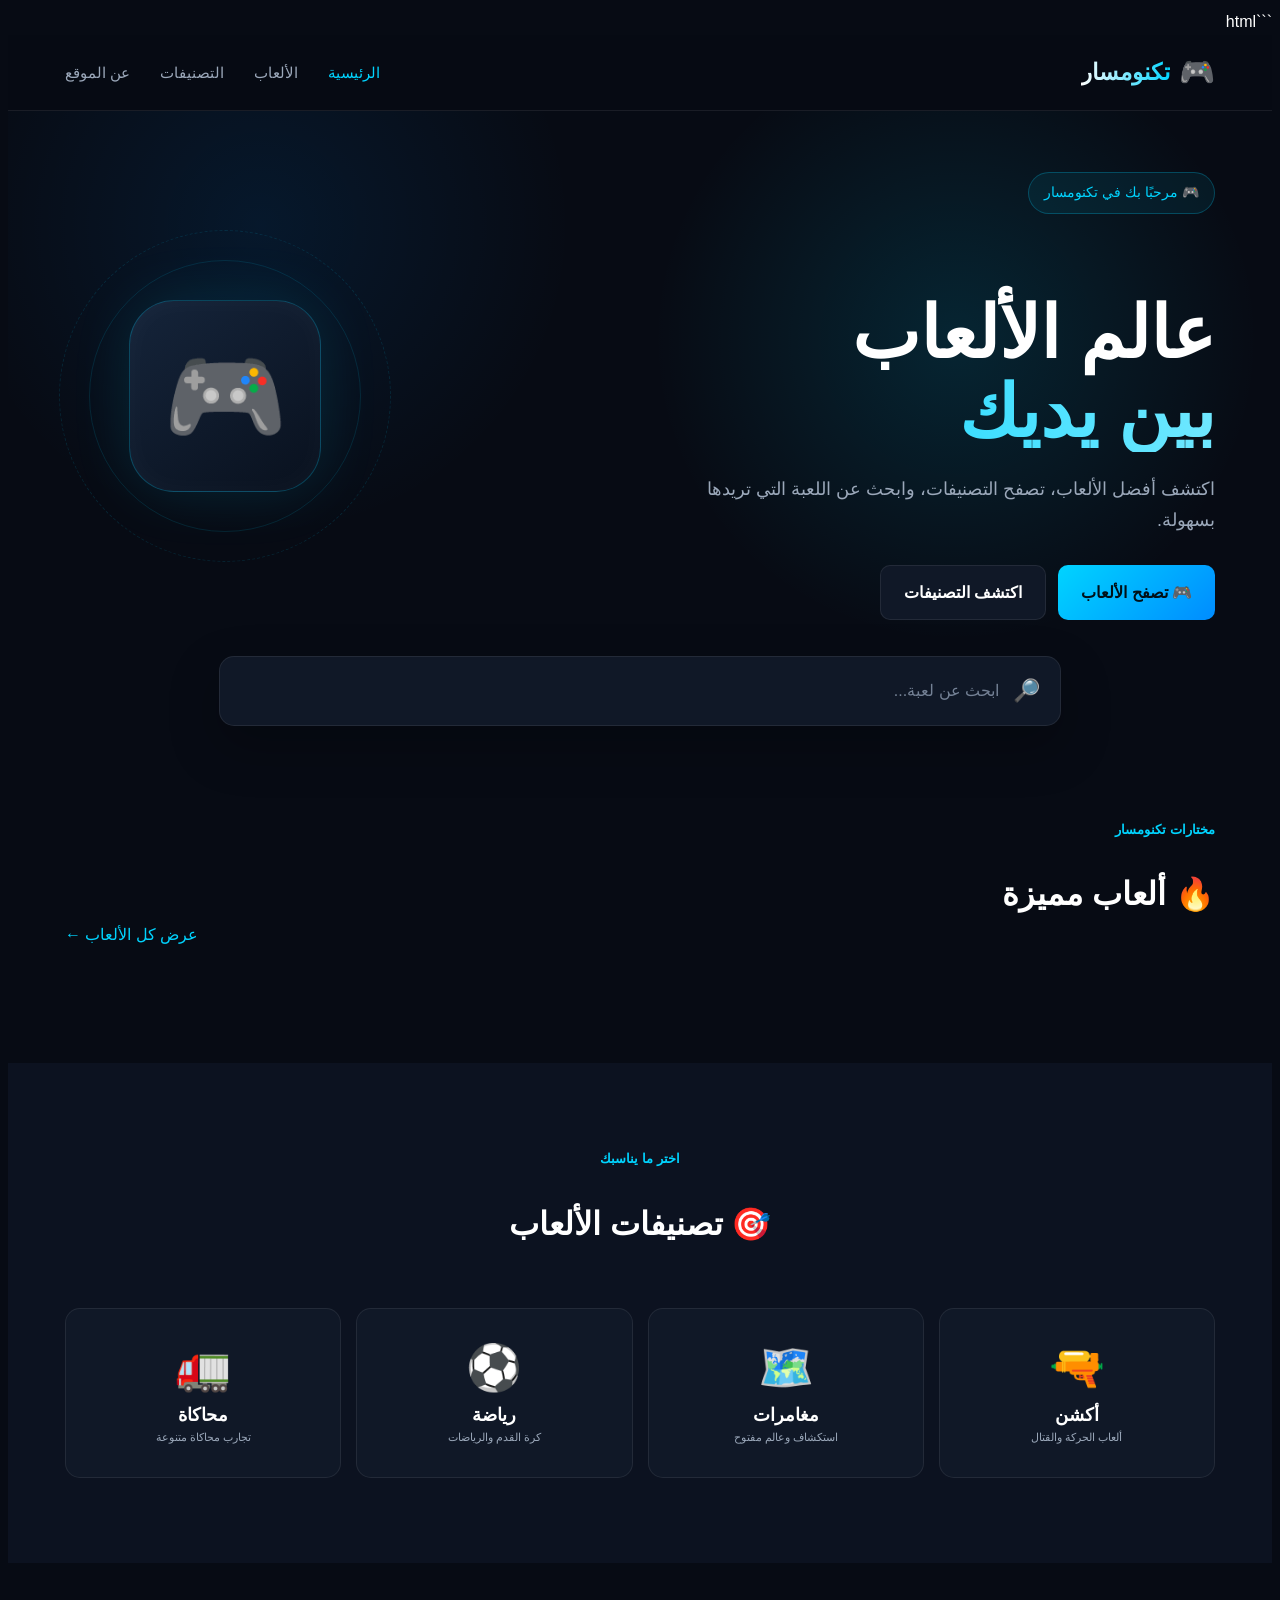
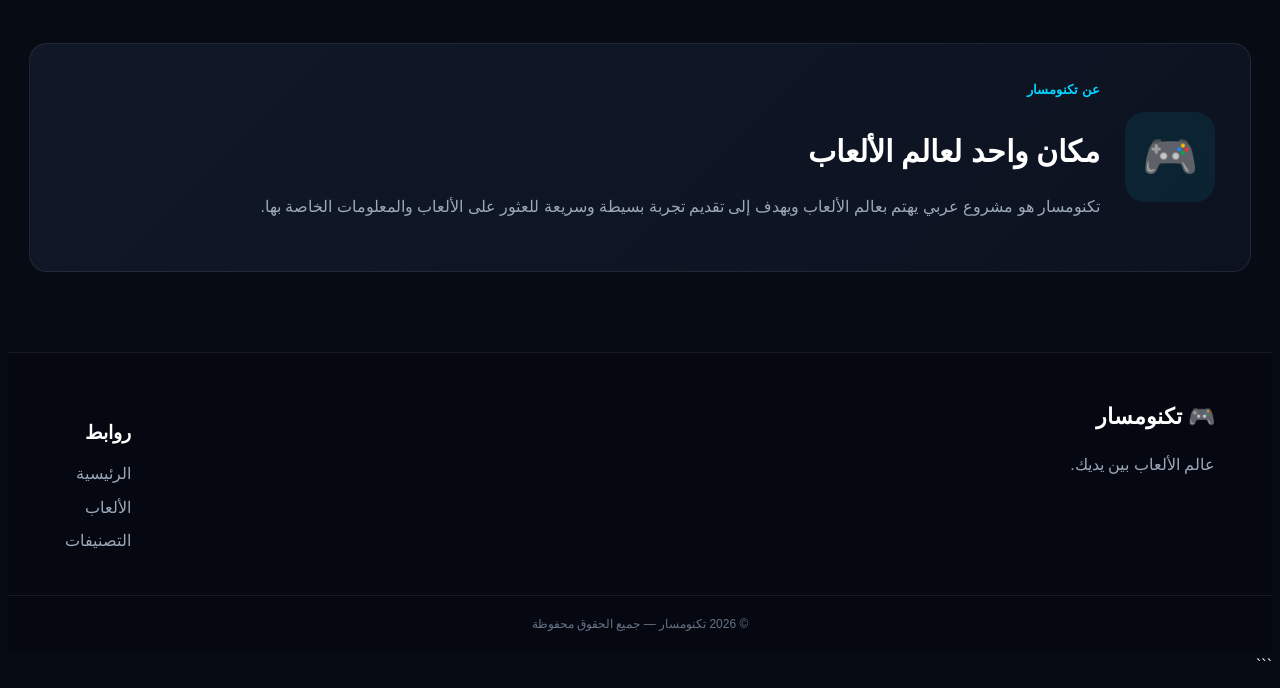
<file: index.html>
```html
<!DOCTYPE html>
<html lang="ar" dir="rtl">
<head>
    <meta charset="UTF-8">
    <meta name="viewport" content="width=device-width, initial-scale=1.0">

    <title>تكنومسار | عالم الألعاب</title>

    <meta name="description" content="تكنومسار - عالم الألعاب والتحميلات">

    <link rel="stylesheet" href="style.css">
</head>

<body>

    <!-- ================= HEADER ================= -->

    <header class="header">

        <div class="container nav">

            <a href="index.html" class="logo">
                <span class="logo-icon">🎮</span>
                <span>تكنومسار</span>
            </a>

            <nav class="menu">
                <a href="index.html" class="active">الرئيسية</a>
                <a href="games/games.html">الألعاب</a>
                <a href="#categories">التصنيفات</a>
                <a href="#about">عن الموقع</a>
            </nav>

            <button class="menu-btn" id="menuBtn">
                ☰
            </button>

        </div>

    </header>


    <!-- ================= HERO ================= -->

    <main>

        <section class="hero">

            <div class="container hero-content">

                <div class="hero-text">

                    <div class="badge">
                        🎮 مرحبًا بك في تكنومسار
                    </div>

                    <h1>
                        عالم الألعاب
                        <span>بين يديك</span>
                    </h1>

                    <p>
                        اكتشف أفضل الألعاب، تصفح التصنيفات،
                        وابحث عن اللعبة التي تريدها بسهولة.
                    </p>

                    <div class="hero-buttons">

                        <a href="games/games.html" class="primary-btn">
                            🎮 تصفح الألعاب
                        </a>

                        <a href="#categories" class="secondary-btn">
                            اكتشف التصنيفات
                        </a>

                    </div>

                </div>

                <div class="hero-game">

                    <div class="game-orbit orbit-1"></div>
                    <div class="game-orbit orbit-2"></div>

                    <div class="controller">
                        🎮
                    </div>

                </div>

            </div>

        </section>


        <!-- ================= SEARCH ================= -->

        <section class="search-section">

            <div class="container">

                <div class="search-box">

                    <span>🔎</span>

                    <input
                        type="text"
                        id="searchInput"
                        placeholder="ابحث عن لعبة..."
                        autocomplete="off"
                    >

                </div>

                <div id="searchResults" class="search-results"></div>

            </div>

        </section>


        <!-- ================= FEATURED ================= -->

        <section class="section">

            <div class="container">

                <div class="section-title">

                    <div>
                        <span class="small-title">مختارات تكنومسار</span>
                        <h2>🔥 ألعاب مميزة</h2>
                    </div>

                    <a href="games/games.html">
                        عرض كل الألعاب ←
                    </a>

                </div>

                <div id="featuredGames" class="games-grid"></div>

            </div>

        </section>


        <!-- ================= CATEGORIES ================= -->

        <section class="section categories-section" id="categories">

            <div class="container">

                <div class="section-title center">

                    <div>
                        <span class="small-title">اختر ما يناسبك</span>
                        <h2>🎯 تصنيفات الألعاب</h2>
                    </div>

                </div>

                <div class="categories-grid">

                    <button class="category-card" data-category="action">
                        <span>🔫</span>
                        <strong>أكشن</strong>
                        <small>ألعاب الحركة والقتال</small>
                    </button>

                    <button class="category-card" data-category="adventure">
                        <span>🗺️</span>
                        <strong>مغامرات</strong>
                        <small>استكشاف وعالم مفتوح</small>
                    </button>

                    <button class="category-card" data-category="sports">
                        <span>⚽</span>
                        <strong>رياضة</strong>
                        <small>كرة القدم والرياضات</small>
                    </button>

                    <button class="category-card" data-category="simulation">
                        <span>🚛</span>
                        <strong>محاكاة</strong>
                        <small>تجارب محاكاة متنوعة</small>
                    </button>

                </div>

            </div>

        </section>


        <!-- ================= ABOUT ================= -->

        <section class="about-section" id="about">

            <div class="container about-content">

                <div class="about-icon">
                    🎮
                </div>

                <div>

                    <span class="small-title">
                        عن تكنومسار
                    </span>

                    <h2>
                        مكان واحد لعالم الألعاب
                    </h2>

                    <p>
                        تكنومسار هو مشروع عربي يهتم بعالم الألعاب
                        ويهدف إلى تقديم تجربة بسيطة وسريعة للعثور
                        على الألعاب والمعلومات الخاصة بها.
                    </p>

                </div>

            </div>

        </section>

    </main>


    <!-- ================= FOOTER ================= -->

    <footer class="footer">

        <div class="container footer-content">

            <div>
                <div class="footer-logo">
                    🎮 تكنومسار
                </div>

                <p>
                    عالم الألعاب بين يديك.
                </p>
            </div>

            <div>
                <h3>روابط</h3>

                <a href="index.html">الرئيسية</a>
                <a href="games/games.html">الألعاب</a>
                <a href="#categories">التصنيفات</a>
            </div>

        </div>

        <div class="copyright">
            © 2026 تكنومسار — جميع الحقوق محفوظة
        </div>

    </footer>


    <script src="script.js"></script>

</body>
</html>
```
</file>
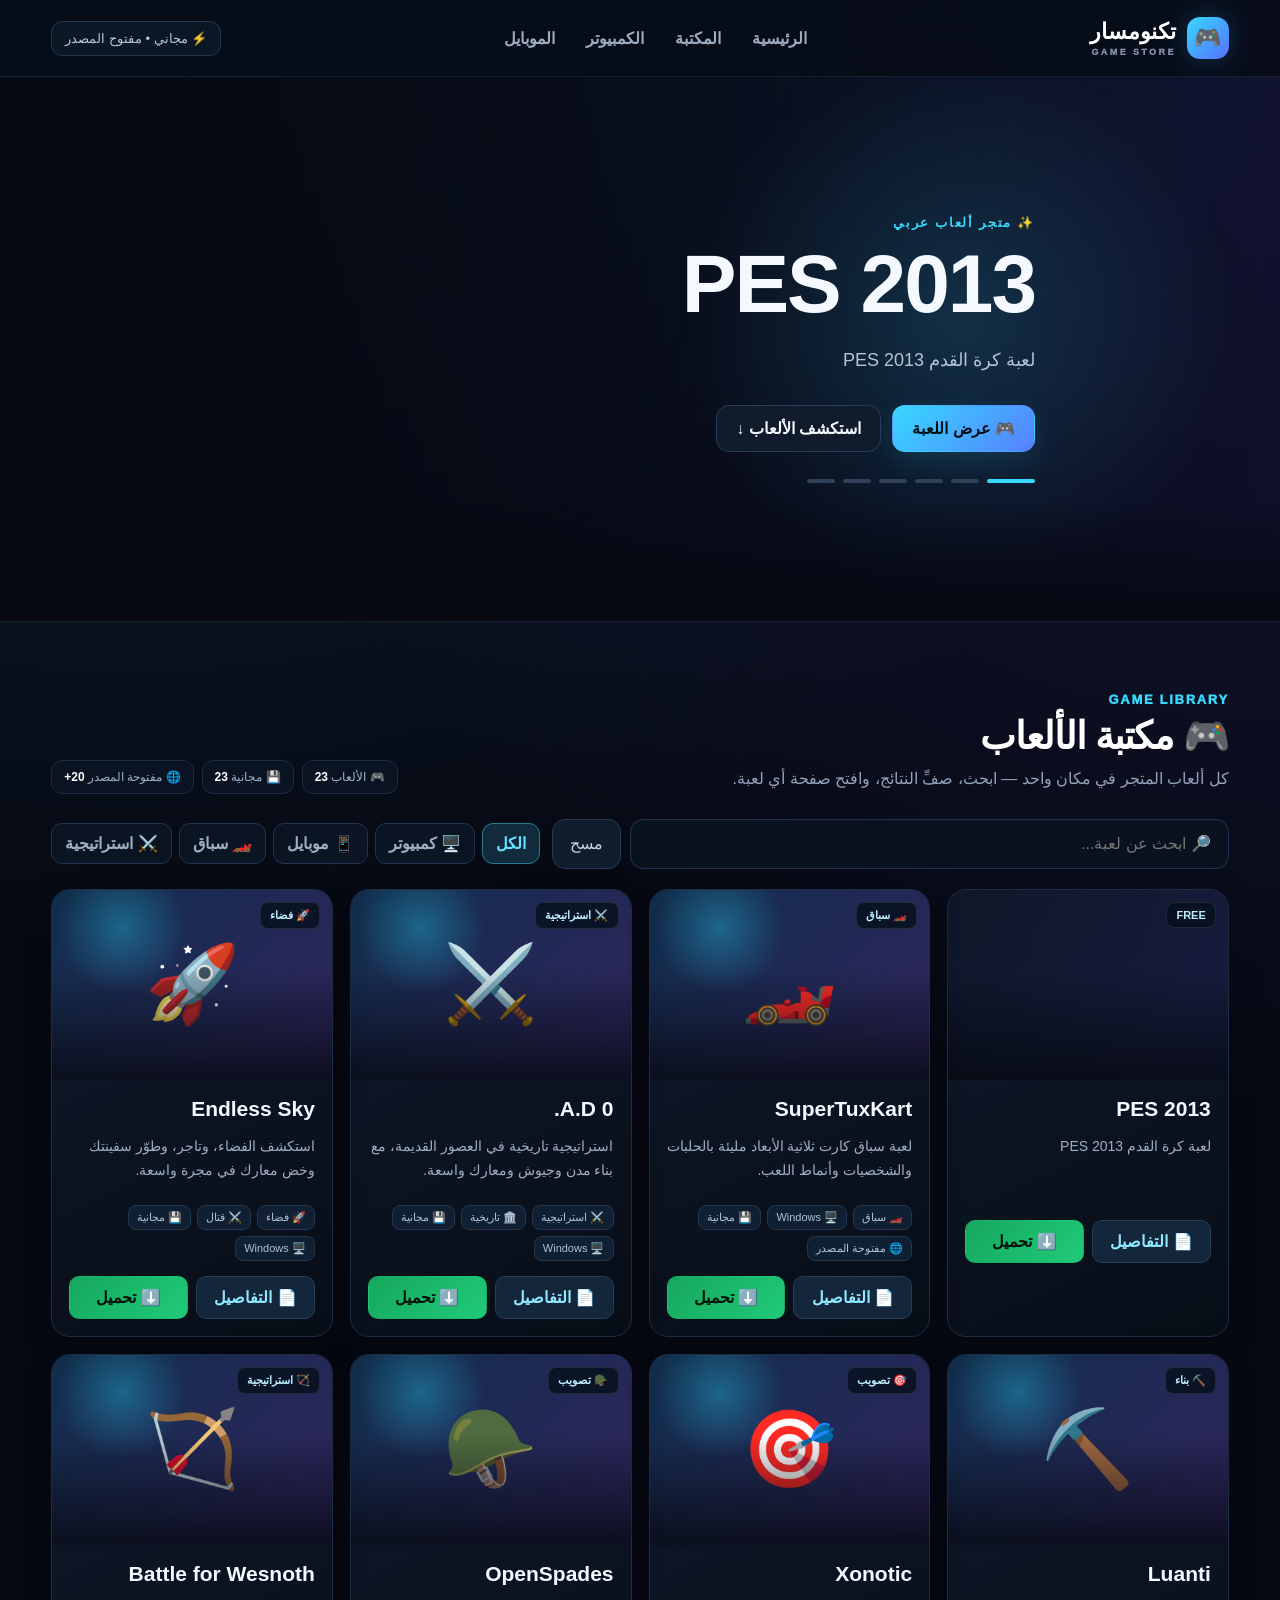
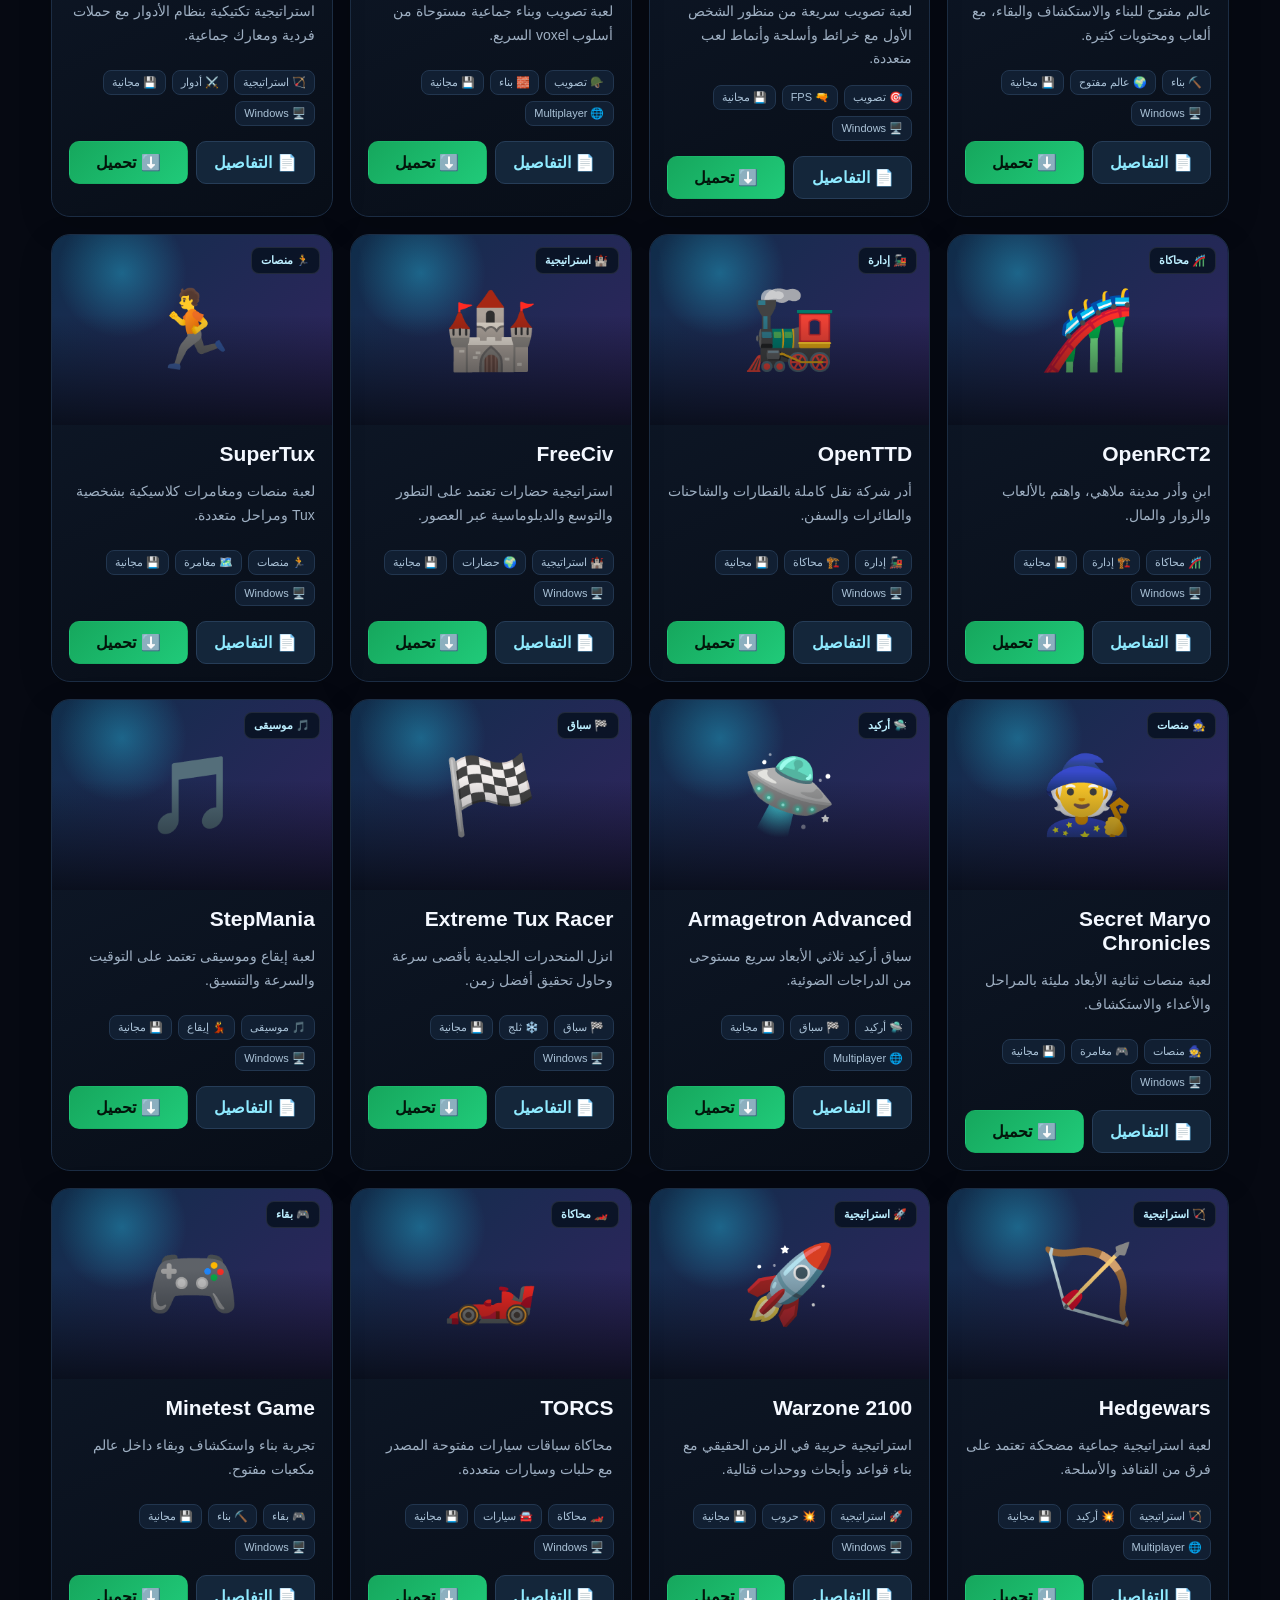
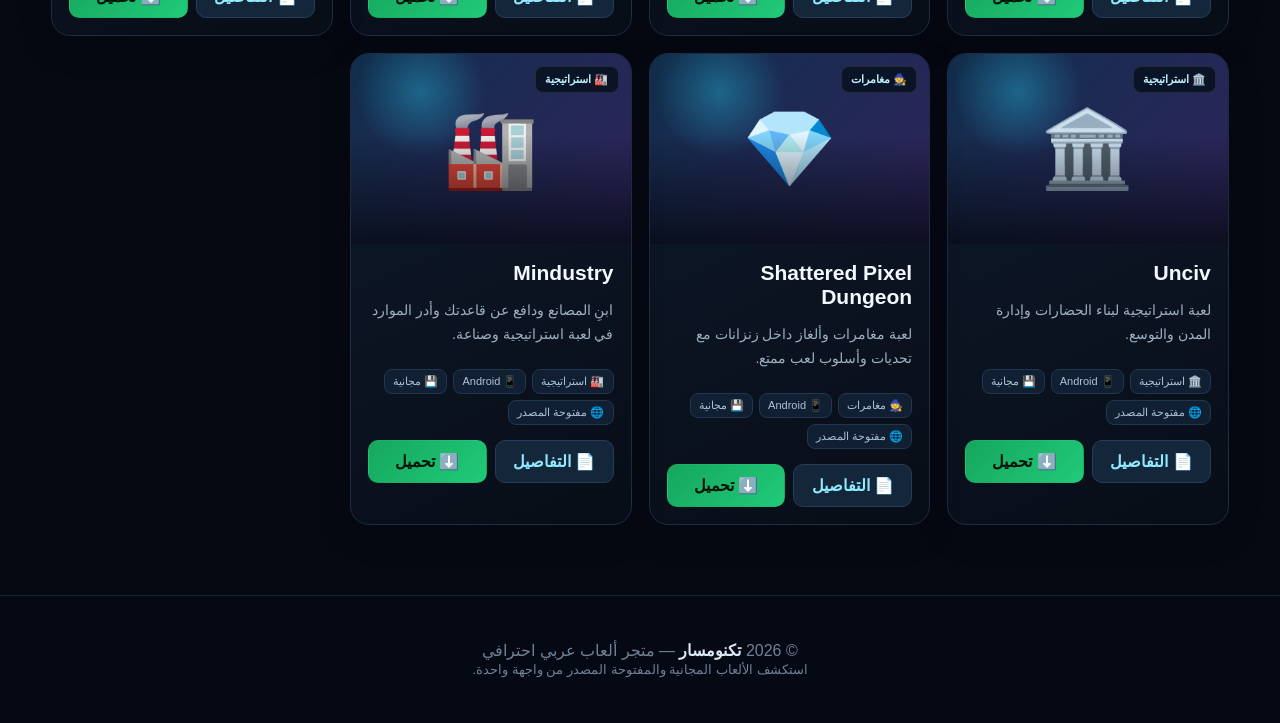
<file: technomasar-single-index-PES-fixed.html>
<!doctype html>
<html lang="ar" dir="rtl">
<head>
<meta charset="utf-8">
<meta name="viewport" content="width=device-width,initial-scale=1">
<title>تكنومسار | متجر الألعاب</title>
<meta name="description" content="تكنومسار — متجر ألعاب عربي بواجهة احترافية.">
<style>
:root{--bg:#060912;--panel:#0b1220;--panel2:#0e1829;--line:#1c2b42;--text:#f4f8ff;--muted:#91a2ba;--cyan:#38d8ff;--blue:#4f7cff;--green:#28d17c;--shadow:0 24px 70px rgba(0,0,0,.42)}
*{box-sizing:border-box}html{scroll-behavior:smooth}body{margin:0;background:radial-gradient(circle at 10% -10%,#102d46 0,transparent 30%),radial-gradient(circle at 100% 0,#17183b 0,transparent 27%),var(--bg);color:var(--text);font-family:"Segoe UI",Tahoma,Arial,sans-serif}body:before{content:"";position:fixed;inset:0;pointer-events:none;background-image:linear-gradient(rgba(255,255,255,.018) 1px,transparent 1px),linear-gradient(90deg,rgba(255,255,255,.018) 1px,transparent 1px);background-size:42px 42px;mask-image:linear-gradient(to bottom,#000,transparent 70%);z-index:-1}a{text-decoration:none;color:inherit}button,input{font:inherit}.wrap{width:min(1240px,92%);margin:auto}
header{position:sticky;top:0;z-index:100;background:rgba(5,9,17,.76);backdrop-filter:blur(22px);border-bottom:1px solid rgba(120,160,210,.12)}.nav{min-height:76px;display:flex;align-items:center;justify-content:space-between;gap:20px}.logo{display:flex;align-items:center;gap:11px;font-weight:1000;font-size:22px;color:#fff}.logo-mark{width:42px;height:42px;display:grid;place-items:center;border-radius:13px;background:linear-gradient(135deg,var(--cyan),#5571ff);box-shadow:0 0 30px #38d8ff35}.logo small{display:block;color:#7f91aa;font-size:9px;letter-spacing:2.4px;margin-top:2px}.links{display:flex;gap:5px;flex-wrap:wrap}.links a{padding:10px 13px;border-radius:10px;color:#9eacc0;font-weight:700}.links a:hover{background:#111d30;color:#fff}.nav-pill{border:1px solid #243751;background:#0c1726;padding:9px 13px;border-radius:11px;color:#b8c8db;font-size:13px}
.hero{position:relative;min-height:545px;display:flex;align-items:center;overflow:hidden;border-bottom:1px solid rgba(255,255,255,.06)}.hero-art{position:absolute;inset:-25px;background-size:cover;background-position:center;opacity:.32;filter:saturate(1.25);transition:.7s}.hero:before{content:"";position:absolute;inset:0;background:radial-gradient(circle at 75% 45%,rgba(56,216,255,.16),transparent 27%),linear-gradient(90deg,rgba(6,9,18,1) 0%,rgba(6,9,18,.82) 42%,rgba(6,9,18,.3) 100%);z-index:1}.hero:after{content:"";position:absolute;inset:0;background:linear-gradient(0deg,var(--bg),transparent 22%);z-index:1}.hero-content{position:relative;z-index:2;padding:75px 0;max-width:790px}.eyebrow{color:var(--cyan);font-size:13px;font-weight:1000;letter-spacing:1.7px;text-transform:uppercase}.hero h1{font-size:clamp(48px,7vw,82px);line-height:.98;letter-spacing:-2px;margin:14px 0 18px}.hero h1 span{color:var(--cyan)}.hero p{font-size:18px;color:#b5c3d6;line-height:1.95;max-width:690px}.hero-buttons{display:flex;gap:11px;flex-wrap:wrap;margin-top:27px}.btn{display:inline-flex;align-items:center;justify-content:center;padding:13px 19px;border-radius:13px;border:1px solid #293d5b;background:#101b2b;font-weight:900;transition:.2s}.btn.primary{background:linear-gradient(135deg,var(--cyan),#5680ff);color:#03111b;border-color:transparent;box-shadow:0 10px 30px #38d8ff20}.btn:hover{transform:translateY(-2px);filter:brightness(1.08)}.dots{display:flex;gap:8px;margin-top:27px}.dot{width:28px;height:4px;border:0;border-radius:20px;background:#304158;cursor:pointer;transition:.25s}.dot.active{width:48px;background:var(--cyan)}
.section{padding:70px 0}.head{margin-bottom:25px}.head-row{display:flex;justify-content:space-between;align-items:end;gap:20px}.head h2{font-size:38px;letter-spacing:-1px;margin:7px 0;color:#fff}.head p{color:var(--muted);margin:0;line-height:1.8}.library-stats{display:flex;gap:8px;flex-wrap:wrap}.stat{padding:9px 12px;border:1px solid var(--line);background:#0a1321;border-radius:11px;color:#9fb0c7;font-size:12px}.stat b{color:#fff}
.toolbar{display:flex;gap:12px;align-items:center;margin:25px 0 20px;flex-wrap:wrap}.search{display:flex;gap:9px;flex:1;min-width:260px}.search input{width:100%;padding:15px 17px;border-radius:13px;border:1px solid #223550;background:rgba(10,19,33,.9);color:#fff;outline:none;box-shadow:inset 0 1px #ffffff05}.search input:focus{border-color:#38d8ff77;box-shadow:0 0 0 4px #38d8ff0d}.search button{padding:0 17px;border-radius:13px;border:1px solid #263a55;background:#111d2d;color:#c6d2e0;cursor:pointer}.filters{display:flex;gap:7px;flex-wrap:wrap}.filter{padding:10px 13px;border-radius:11px;border:1px solid #223550;background:#0b1422;color:#9eafc3;cursor:pointer;font-weight:800}.filter.active,.filter:hover{background:#112b3d;color:#66e4ff;border-color:#2b7891}
.grid{display:grid;grid-template-columns:repeat(auto-fill,minmax(245px,1fr));gap:17px}.card{position:relative;background:linear-gradient(155deg,rgba(16,27,45,.96),rgba(8,14,24,.96));border:1px solid #1c2d44;border-radius:19px;overflow:hidden;transition:.28s;box-shadow:0 10px 35px #0002}.card:after{content:"";position:absolute;inset:0;pointer-events:none;background:linear-gradient(120deg,transparent 35%,#ffffff04,transparent 65%);transform:translateX(-100%);transition:.5s}.card:hover{transform:translateY(-7px);border-color:#2e8fa9;box-shadow:0 25px 55px #0007}.card:hover:after{transform:translateX(100%)}.cover{height:190px;position:relative;display:flex;align-items:center;justify-content:center;font-size:76px;background:radial-gradient(circle at 25% 20%,#28d8ff55,transparent 25%),linear-gradient(135deg,#102e4b,#31245e);background-size:cover;background-position:center}.cover:before{content:"";position:absolute;inset:0;background:linear-gradient(0deg,rgba(5,9,16,.8),transparent 58%)}.cover-badge{position:absolute;top:12px;right:12px;padding:6px 9px;border-radius:8px;background:#06101ccc;border:1px solid #ffffff18;color:#bdefff;font-size:11px;font-weight:900}.body{padding:17px}.body h3{margin:0 0 7px;font-size:21px}.body p{color:#9eafc2;min-height:56px;line-height:1.7;font-size:14px}.tags{display:flex;flex-wrap:wrap;gap:6px;margin:12px 0 15px}.tag{font-size:11px;color:#abc3d8;background:#111f32;border:1px solid #22364f;padding:5px 8px;border-radius:8px}.actions{display:grid;grid-template-columns:1fr 1fr;gap:8px}.actions button,.actions a{padding:11px;border-radius:10px;text-align:center;font-weight:900;border:1px solid #263d58;cursor:pointer}.details{background:#14263a;color:#8feaff}.download{background:linear-gradient(135deg,#16a75d,#20ca79);color:#03150b;border-color:transparent!important}.hidden{display:none!important}.empty{text-align:center;padding:55px;color:#8fa0b7}
footer{padding:45px 0;text-align:center;color:#718197;border-top:1px solid #172438;background:#050914}.footer-brand{color:#dce9f8;font-weight:900}
#gamePage{position:fixed;inset:0;z-index:1000;display:none;background:radial-gradient(circle at 70% 0,#132b45,transparent 30%),#050a12;overflow:auto}#gamePage.show{display:block}.gamebar{position:sticky;top:0;z-index:3;height:68px;display:flex;align-items:center;justify-content:space-between;padding:0 4%;background:rgba(5,10,18,.82);backdrop-filter:blur(20px);border-bottom:1px solid #1b2d43}.back{border:1px solid #29445f;background:#0d1b2c;color:#fff;padding:10px 15px;border-radius:11px;cursor:pointer;font-weight:800}.game-main{width:min(1240px,92%);margin:auto;padding:40px 0 100px}.game-hero{display:grid;grid-template-columns:42% 1fr;gap:30px;align-items:stretch}.game-cover{min-height:390px;border-radius:24px;border:1px solid #29445f;background:radial-gradient(circle at 25% 20%,#38d8ff55,transparent 30%),linear-gradient(135deg,#075985,#312e81);background-size:cover;background-position:center;display:flex;align-items:center;justify-content:center;font-size:125px;overflow:hidden;box-shadow:var(--shadow);position:relative}.game-cover:after{content:"";position:absolute;inset:0;background:linear-gradient(0deg,#02050acc,transparent 55%)}.game-info{padding:15px 0}.game-info h1{font-size:clamp(42px,6vw,70px);letter-spacing:-2px;margin:0 0 13px}.game-info p{color:#b4c2d3;font-size:18px;line-height:2;max-width:760px}.big-tags{display:flex;flex-wrap:wrap;gap:8px;margin:18px 0}.big-tag{padding:7px 11px;border-radius:9px;background:#10283c;border:1px solid #274b67;color:#aeefff;font-size:13px;font-weight:800}.game-actions{display:flex;gap:10px;flex-wrap:wrap;margin-top:25px}.game-actions a{padding:14px 23px;border-radius:12px;font-weight:900;min-width:190px;text-align:center}.game-download{background:linear-gradient(135deg,#18ad62,#25d27f);color:#02150a}.game-official{background:#0b1a2c;border:1px solid #0879c9;color:#8feaff}.panels{display:grid;grid-template-columns:1fr 320px;gap:18px;margin-top:25px}.panel{background:linear-gradient(145deg,#081726dd,#0a1422dd);border:1px solid #203b54;border-radius:18px;padding:25px}.panel h2{margin-top:0;color:#fff}.panel p{color:#bac7d4;line-height:2}.recommend{display:grid;gap:8px}.rec{padding:11px;border:1px solid #243b52;border-radius:11px;color:#bcd0e2;cursor:pointer}.rec:hover{border-color:#18c5eb;background:#0e2031}
@media(max-width:900px){.links{display:none}.hero{min-height:570px}.head-row{align-items:start;flex-direction:column}.game-hero,.panels{grid-template-columns:1fr}.game-cover{min-height:270px;font-size:95px}.game-actions a{width:100%}}@media(max-width:520px){.wrap{width:94%}.nav-pill{display:none}.hero-content{padding:60px 0}.hero h1{font-size:48px}.grid{grid-template-columns:1fr}.toolbar{align-items:stretch}.search{min-width:100%}.filters{width:100%}.filter{flex:1}.game-main{width:94%}}
</style>
</head>
<body>
<header><div class="wrap nav"><a class="logo" href="#top"><span class="logo-mark">🎮</span><span>تكنومسار<small>GAME STORE</small></span></a><nav class="links"><a href="#top">الرئيسية</a><a href="#games">المكتبة</a><a href="#games">الكمبيوتر</a><a href="#games">الموبايل</a></nav><div class="nav-pill">⚡ مجاني • مفتوح المصدر</div></div></header>

<section class="hero" id="top"><div class="hero-art" id="heroArt"></div><div class="wrap hero-content">
<div class="eyebrow">✨ متجر ألعاب عربي</div><h1 id="heroTitle">اكتشف <span>لعبتك</span> القادمة</h1><p id="heroDesc">مجموعة من الألعاب المجانية والمفتوحة المصدر، بتجربة تصفح سريعة وواجهة احترافية.</p>
<div class="hero-buttons"><button class="btn primary" onclick="openGame(heroIndex)">🎮 عرض اللعبة</button><a class="btn" href="#games">استكشف الألعاب ↓</a></div><div class="dots" id="dots"></div>
</div></section>

<main class="wrap">
<section class="section" id="games"><div class="head"><div class="head-row"><div><div class="eyebrow">GAME LIBRARY</div><h2>🎮 مكتبة الألعاب</h2><p>كل ألعاب المتجر في مكان واحد — ابحث، صفِّ النتائج، وافتح صفحة أي لعبة.</p></div><div class="library-stats"><div class="stat">🎮 الألعاب <b>23</b></div><div class="stat">💾 مجانية <b>23</b></div><div class="stat">🌐 مفتوحة المصدر <b>20+</b></div></div></div></div><div class="toolbar"><div class="search"><input id="search" type="search" placeholder="🔎 ابحث عن لعبة..." oninput="renderGames()"><button onclick="document.getElementById('search').value='';renderGames()">مسح</button></div><div class="filters"><button class="filter active" onclick="setFilter('all',this)">الكل</button><button class="filter" onclick="setFilter('pc',this)">🖥️ كمبيوتر</button><button class="filter" onclick="setFilter('mobile',this)">📱 موبايل</button><button class="filter" onclick="setFilter('race',this)">🏎️ سباق</button><button class="filter" onclick="setFilter('strategy',this)">⚔️ استراتيجية</button></div></div><div class="grid" id="gameGrid"></div><div class="empty hidden" id="empty">لا توجد لعبة مطابقة للبحث.</div></section>
</main>
<footer>© 2026 <span class="footer-brand">تكنومسار</span> — متجر ألعاب عربي احترافي<br><small>استكشف الألعاب المجانية والمفتوحة المصدر من واجهة واحدة.</small></footer>

<div id="gamePage" aria-hidden="true"><div class="gamebar"><div id="gameCrumb">🎮 صفحة اللعبة</div><button class="back" onclick="closeGame()">✕ إغلاق</button></div>
<div class="game-main"><div class="game-hero"><div class="game-cover" id="gameCover"></div><div class="game-info"><h1 id="gameTitle"></h1><div class="big-tags" id="gameTags"></div><p id="gameDesc"></p><div class="game-actions"><a id="gameDownload" class="game-download" target="_blank" rel="noopener">⬇️ تحميل اللعبة</a><a id="gameOfficial" class="game-official" target="_blank" rel="noopener">🔗 الموقع الرسمي</a></div></div></div>
<div class="panels"><div class="panel"><h2>📖 عن اللعبة</h2><p id="gameLong"></p><h2>⭐ لماذا قد تعجبك؟</h2><p>واجهة متجر سريعة، معلومات واضحة، وزر تحميل مباشر من الرابط الموجود في بيانات اللعبة.</p></div>
<aside class="panel"><h2>🎮 ألعاب أخرى</h2><div class="recommend" id="recommend"></div></aside></div></div></div>

<script>
const GAMES = [{"id": 0, "name": "PES 2013", "desc": "لعبة كرة القدم PES 2013", "download": "#", "official": "#", "visual": "https://upload.wikimedia.org/wikipedia/commons/e/e3/Pes_2013_logo.png", "emoji": "🎮", "tags": []}, {"id": 1, "name": "SuperTuxKart", "desc": "لعبة سباق كارت ثلاثية الأبعاد مليئة بالحلبات والشخصيات وأنماط اللعب.", "download": "https://supertuxkart.github.io/stk-website/Download", "official": "https://supertuxkart.github.io/stk-website/Download", "visual": null, "emoji": "🏎️", "tags": ["🏎️ سباق", "🖥️ Windows", "💾 مجانية", "🌐 مفتوحة المصدر"]}, {"id": 2, "name": "0 A.D.", "desc": "استراتيجية تاريخية في العصور القديمة، مع بناء مدن وجيوش ومعارك واسعة.", "download": "https://play0ad.com/download/", "official": "https://play0ad.com/download/", "visual": null, "emoji": "⚔️", "tags": ["⚔️ استراتيجية", "🏛️ تاريخية", "💾 مجانية", "🖥️ Windows"]}, {"id": 3, "name": "Endless Sky", "desc": "استكشف الفضاء، وتاجر، وطوّر سفينتك وخض معارك في مجرة واسعة.", "download": "https://endless-sky.github.io/", "official": "https://endless-sky.github.io/", "visual": null, "emoji": "🚀", "tags": ["🚀 فضاء", "⚔️ قتال", "💾 مجانية", "🖥️ Windows"]}, {"id": 4, "name": "Luanti", "desc": "عالم مفتوح للبناء والاستكشاف والبقاء، مع ألعاب ومحتويات كثيرة.", "download": "https://www.luanti.org/en/downloads/", "official": "https://www.luanti.org/en/downloads/", "visual": null, "emoji": "⛏️", "tags": ["⛏️ بناء", "🌍 عالم مفتوح", "💾 مجانية", "🖥️ Windows"]}, {"id": 5, "name": "Xonotic", "desc": "لعبة تصويب سريعة من منظور الشخص الأول مع خرائط وأسلحة وأنماط لعب متعددة.", "download": "https://xonotic.org/download/", "official": "https://xonotic.org/download/", "visual": null, "emoji": "🎯", "tags": ["🎯 تصويب", "🔫 FPS", "💾 مجانية", "🖥️ Windows"]}, {"id": 6, "name": "OpenSpades", "desc": "لعبة تصويب وبناء جماعية مستوحاة من أسلوب voxel السريع.", "download": "https://openspades.yvt.jp/", "official": "https://openspades.yvt.jp/", "visual": null, "emoji": "🪖", "tags": ["🪖 تصويب", "🧱 بناء", "💾 مجانية", "🌐 Multiplayer"]}, {"id": 7, "name": "Battle for Wesnoth", "desc": "استراتيجية تكتيكية بنظام الأدوار مع حملات فردية ومعارك جماعية.", "download": "https://www.wesnoth.org/downloads/", "official": "https://www.wesnoth.org/downloads/", "visual": null, "emoji": "🏹", "tags": ["🏹 استراتيجية", "⚔️ أدوار", "💾 مجانية", "🖥️ Windows"]}, {"id": 8, "name": "OpenRCT2", "desc": "ابنِ وأدر مدينة ملاهي، واهتم بالألعاب والزوار والمال.", "download": "https://openrct2.org/downloads", "official": "https://openrct2.org/downloads", "visual": null, "emoji": "🎢", "tags": ["🎢 محاكاة", "🏗️ إدارة", "💾 مجانية", "🖥️ Windows"]}, {"id": 9, "name": "OpenTTD", "desc": "أدر شركة نقل كاملة بالقطارات والشاحنات والطائرات والسفن.", "download": "https://www.openttd.org/downloads/openttd-releases/latest.html", "official": "https://www.openttd.org/downloads/openttd-releases/latest.html", "visual": null, "emoji": "🚂", "tags": ["🚂 إدارة", "🏗️ محاكاة", "💾 مجانية", "🖥️ Windows"]}, {"id": 10, "name": "FreeCiv", "desc": "استراتيجية حضارات تعتمد على التطور والتوسع والدبلوماسية عبر العصور.", "download": "https://www.freeciv.org/download/", "official": "https://www.freeciv.org/download/", "visual": null, "emoji": "🏰", "tags": ["🏰 استراتيجية", "🌍 حضارات", "💾 مجانية", "🖥️ Windows"]}, {"id": 11, "name": "SuperTux", "desc": "لعبة منصات ومغامرات كلاسيكية بشخصية Tux ومراحل متعددة.", "download": "https://www.supertux.org/download.html", "official": "https://www.supertux.org/download.html", "visual": null, "emoji": "🏃", "tags": ["🏃 منصات", "🗺️ مغامرة", "💾 مجانية", "🖥️ Windows"]}, {"id": 12, "name": "Secret Maryo Chronicles", "desc": "لعبة منصات ثنائية الأبعاد مليئة بالمراحل والأعداء والاستكشاف.", "download": "https://secretmaryo.org/download/", "official": "https://secretmaryo.org/download/", "visual": null, "emoji": "🧙", "tags": ["🧙 منصات", "🎮 مغامرة", "💾 مجانية", "🖥️ Windows"]}, {"id": 13, "name": "Armagetron Advanced", "desc": "سباق أركيد ثلاثي الأبعاد سريع مستوحى من الدراجات الضوئية.", "download": "https://armagetronad.org/downloads.php", "official": "https://armagetronad.org/downloads.php", "visual": null, "emoji": "🛸", "tags": ["🛸 أركيد", "🏁 سباق", "💾 مجانية", "🌐 Multiplayer"]}, {"id": 14, "name": "Extreme Tux Racer", "desc": "انزل المنحدرات الجليدية بأقصى سرعة وحاول تحقيق أفضل زمن.", "download": "https://extremetuxracer.com/", "official": "https://extremetuxracer.com/", "visual": null, "emoji": "🏁", "tags": ["🏁 سباق", "❄️ ثلج", "💾 مجانية", "🖥️ Windows"]}, {"id": 15, "name": "StepMania", "desc": "لعبة إيقاع وموسيقى تعتمد على التوقيت والسرعة والتنسيق.", "download": "https://stepmania.com/download/", "official": "https://stepmania.com/download/", "visual": null, "emoji": "🎵", "tags": ["🎵 موسيقى", "💃 إيقاع", "💾 مجانية", "🖥️ Windows"]}, {"id": 16, "name": "Hedgewars", "desc": "لعبة استراتيجية جماعية مضحكة تعتمد على فرق من القنافذ والأسلحة.", "download": "https://www.hedgewars.org/download.html", "official": "https://www.hedgewars.org/download.html", "visual": null, "emoji": "🏹", "tags": ["🏹 استراتيجية", "💥 أركيد", "💾 مجانية", "🌐 Multiplayer"]}, {"id": 17, "name": "Warzone 2100", "desc": "استراتيجية حربية في الزمن الحقيقي مع بناء قواعد وأبحاث ووحدات قتالية.", "download": "https://wz2100.net/download/", "official": "https://wz2100.net/download/", "visual": null, "emoji": "🚀", "tags": ["🚀 استراتيجية", "💥 حروب", "💾 مجانية", "🖥️ Windows"]}, {"id": 18, "name": "TORCS", "desc": "محاكاة سباقات سيارات مفتوحة المصدر مع حلبات وسيارات متعددة.", "download": "https://sourceforge.net/projects/torcs/files/", "official": "https://sourceforge.net/projects/torcs/files/", "visual": null, "emoji": "🏎️", "tags": ["🏎️ محاكاة", "🚘 سيارات", "💾 مجانية", "🖥️ Windows"]}, {"id": 19, "name": "Minetest Game", "desc": "تجربة بناء واستكشاف وبقاء داخل عالم مكعبات مفتوح.", "download": "https://www.luanti.org/en/downloads/", "official": "https://www.luanti.org/en/downloads/", "visual": null, "emoji": "🎮", "tags": ["🎮 بقاء", "⛏️ بناء", "💾 مجانية", "🖥️ Windows"]}, {"id": 20, "name": "Unciv", "desc": "لعبة استراتيجية لبناء الحضارات\nوإدارة المدن والتوسع.", "download": "https://f-droid.org/en/packages/com.unciv.app/", "official": "https://f-droid.org/en/packages/com.unciv.app/", "visual": null, "emoji": "🏛️", "tags": ["🏛️ استراتيجية", "📱 Android", "💾 مجانية", "🌐 مفتوحة المصدر"]}, {"id": 21, "name": "Shattered Pixel Dungeon", "desc": "لعبة مغامرات وألغاز داخل زنزانات\nمع تحديات وأسلوب لعب ممتع.", "download": "https://f-droid.org/en/packages/com.shatteredpixel.shatteredpixeldungeon/", "official": "https://f-droid.org/en/packages/com.shatteredpixel.shatteredpixeldungeon/", "visual": null, "emoji": "💎", "tags": ["🧙 مغامرات", "📱 Android", "💾 مجانية", "🌐 مفتوحة المصدر"]}, {"id": 22, "name": "Mindustry", "desc": "ابنِ المصانع ودافع عن قاعدتك\nوأدر الموارد في لعبة استراتيجية وصناعة.", "download": "https://f-droid.org/en/packages/io.anuke.mindustry/", "official": "https://f-droid.org/en/packages/io.anuke.mindustry/", "visual": null, "emoji": "🏭", "tags": ["🏭 استراتيجية", "📱 Android", "💾 مجانية", "🌐 مفتوحة المصدر"]}];
let heroIndex=0, heroTimer, activeFilter="all";

function coverStyle(g){
  return g.visual ? `background-image:linear-gradient(135deg,rgba(7,11,20,.15),rgba(49,46,129,.35)),url("${g.visual}")` : "";
}
function renderGames(){
  const q=(document.getElementById("search").value||"").trim().toLowerCase();
  const grid=document.getElementById("gameGrid"); grid.innerHTML="";
  let count=0;
  GAMES.forEach((g,i)=>{
    const text=(g.name+" "+g.desc+" "+g.tags.join(" ")).toLowerCase();
    const isMobile=g.tags.some(t=>t.includes("Android"));
    const isRace=g.tags.some(t=>t.includes("سباق"));
    const isStrategy=g.tags.some(t=>t.includes("استراتيجية"));
    const filterOk=activeFilter==="all" || (activeFilter==="mobile"&&isMobile) || (activeFilter==="pc"&&!isMobile) || (activeFilter==="race"&&isRace) || (activeFilter==="strategy"&&isStrategy);
    if(!filterOk || (q && !text.includes(q))) return;
    count++;
    const card=document.createElement("article"); card.className="card";
    const tags=g.tags.slice(0,4).map(t=>`<span class="tag">${esc(t)}</span>`).join("");
    card.innerHTML=`<div class="cover" style="${coverStyle(g)}"><span class="cover-badge">${g.tags[0]||"FREE"}</span>${g.visual?"":esc(g.emoji)}</div>
      <div class="body"><h3>${esc(g.name)}</h3><p>${esc(g.desc)}</p><div class="tags">${tags}</div>
      <div class="actions"><button class="details" onclick="openGame(${i})">📄 التفاصيل</button><a class="download" href="${escAttr(g.download)}" target="_blank" rel="noopener">⬇️ تحميل</a></div></div>`;
    grid.appendChild(card);
  });
  document.getElementById("empty").classList.toggle("hidden",count!==0);
}

function setFilter(filter,btn){activeFilter=filter;document.querySelectorAll('.filter').forEach(x=>x.classList.remove('active'));btn.classList.add('active');renderGames()}
function openGame(i){
  const g=GAMES[i]; if(!g)return;
  document.getElementById("gameTitle").textContent=g.name;
  document.getElementById("gameCrumb").textContent="🎮 تكنومسار › "+g.name;
  document.getElementById("gameDesc").textContent=g.desc;
  document.getElementById("gameLong").textContent=g.desc+" يمكنك الرجوع للمتجر واختيار لعبة أخرى في أي وقت.";
  document.getElementById("gameTags").innerHTML=g.tags.map(t=>`<span class="big-tag">${esc(t)}</span>`).join("");
  const cover=document.getElementById("gameCover"); cover.textContent=g.visual?"":g.emoji; cover.style=coverStyle(g);
  const dl=document.getElementById("gameDownload"); dl.href=g.download;
  const of=document.getElementById("gameOfficial"); of.href=g.official;
  const rec=document.getElementById("recommend"); rec.innerHTML="";
  GAMES.filter((x,j)=>j!==i).slice(0,5).forEach(x=>{const j=GAMES.indexOf(x);const b=document.createElement("div");b.className="rec";b.textContent="🎮 "+x.name;b.onclick=()=>openGame(j);rec.appendChild(b)});
  document.getElementById("gamePage").classList.add("show");document.getElementById("gamePage").setAttribute("aria-hidden","false");document.body.style.overflow="hidden";history.pushState({game:i},"","#"+encodeURIComponent(g.name));
}
function closeGame(){document.getElementById("gamePage").classList.remove("show");document.getElementById("gamePage").setAttribute("aria-hidden","true");document.body.style.overflow="";if(location.hash)history.pushState(null,"",location.pathname+location.search)}
function setHero(i){
  heroIndex=i; const g=GAMES[i]; if(!g)return;
  document.getElementById("heroTitle").textContent=g.name;
  document.getElementById("heroDesc").textContent=g.desc;
  const art=document.getElementById("heroArt"); art.style=coverStyle(g);
  document.querySelectorAll(".dot").forEach((d,j)=>d.classList.toggle("active",j===i));
}
function initHero(){
  const dots=document.getElementById("dots"); dots.innerHTML="";
  GAMES.slice(0,6).forEach((_,i)=>{const d=document.createElement("button");d.className="dot"+(i===0?" active":"");d.onclick=()=>{setHero(i);resetHero()};dots.appendChild(d)});
  setHero(0);resetHero();
}
function resetHero(){clearInterval(heroTimer);heroTimer=setInterval(()=>setHero((heroIndex+1)%Math.min(6,GAMES.length)),5000)}
function esc(s){return String(s??"").replace(/[&<>"']/g,m=>({"&":"&amp;","<":"&lt;",">":"&gt;",'"':"&quot;","'":"&#039;"}[m]))}
function escAttr(s){return esc(s)}
window.addEventListener("popstate",()=>{if(document.getElementById("gamePage").classList.contains("show"))closeGame()});
renderGames();initHero();
</script>
</body></html>
</file>
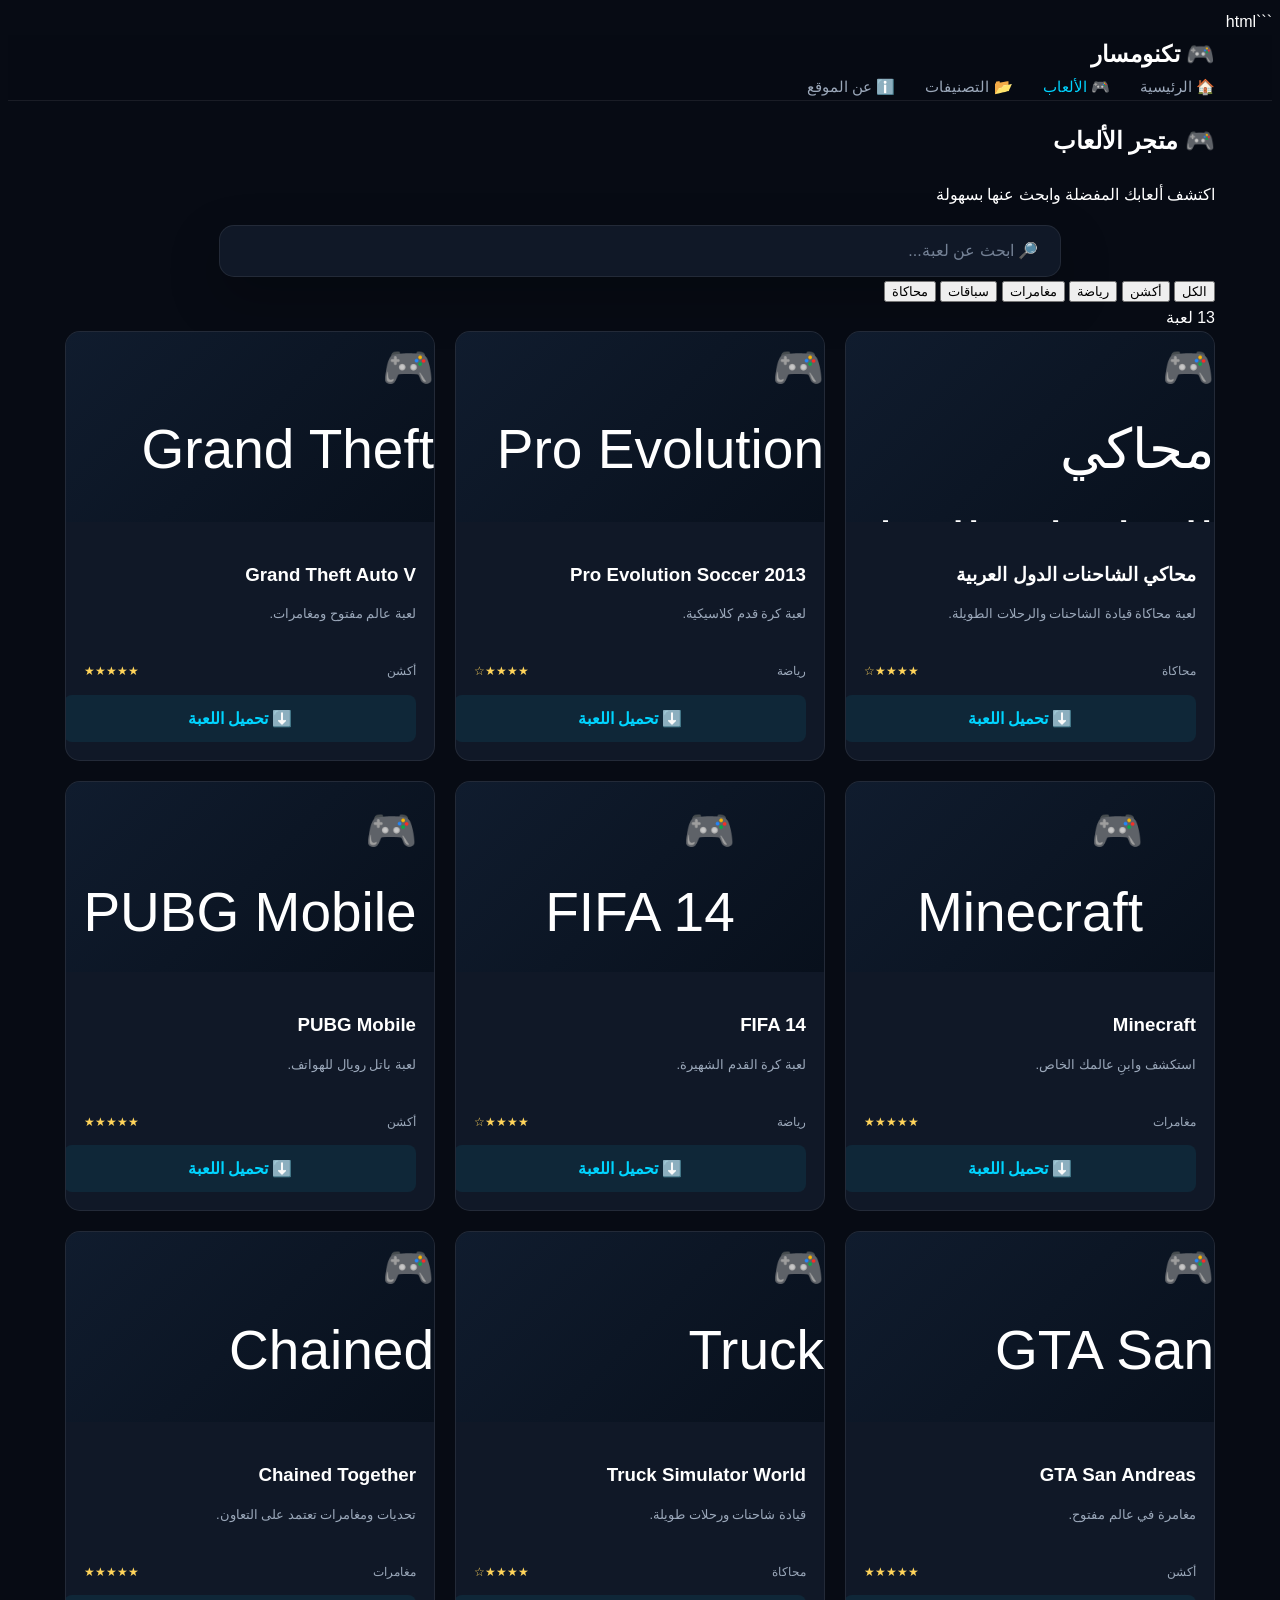
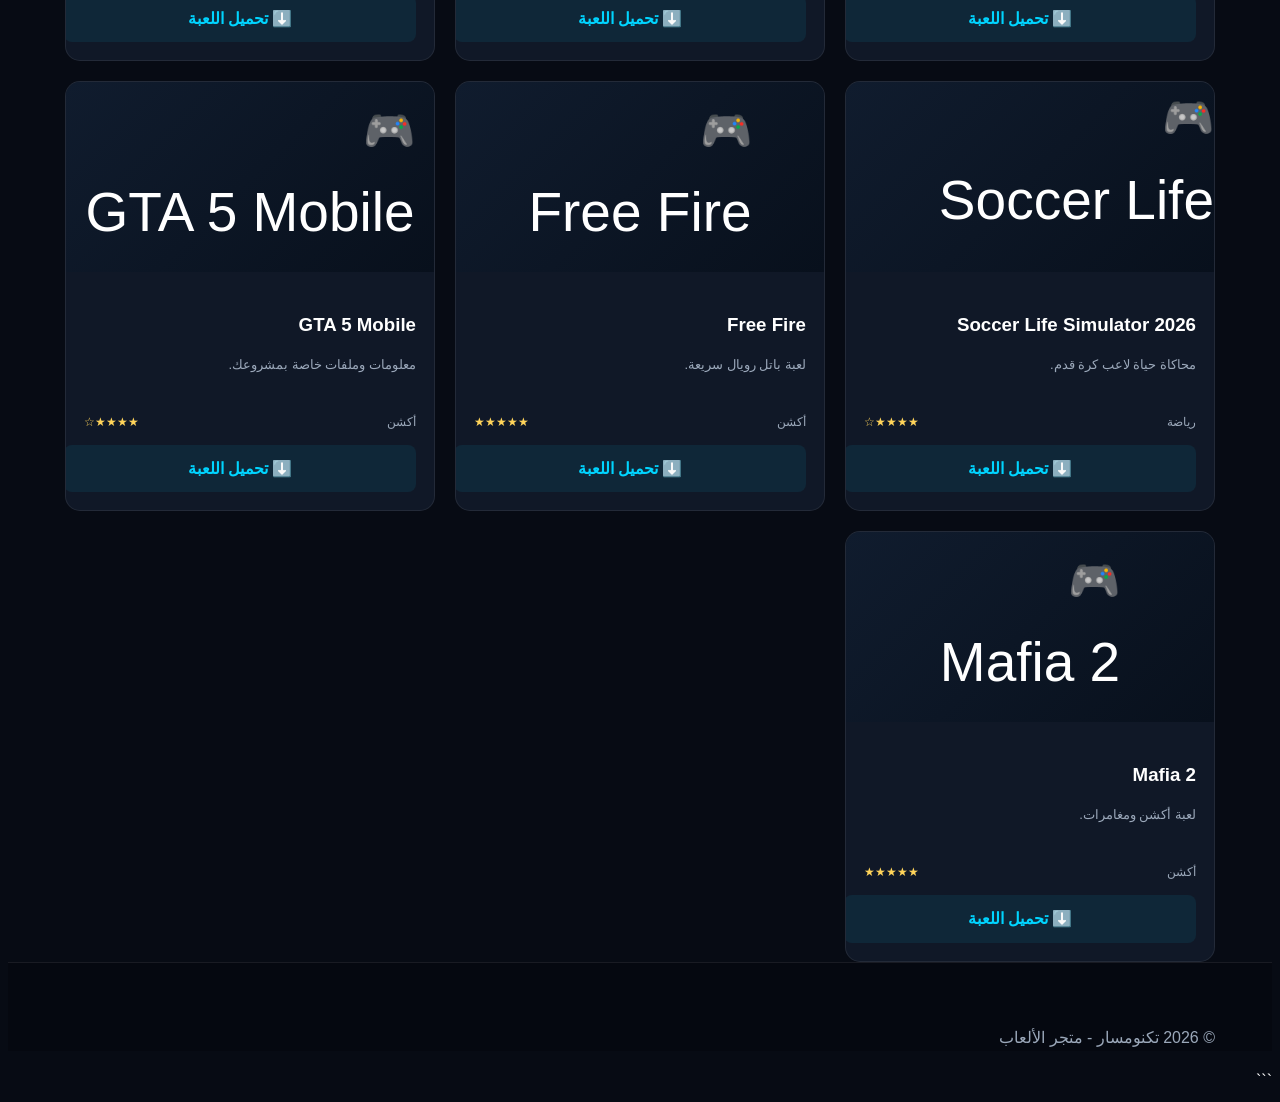
<file: games/games.html>
```html
<!DOCTYPE html>
<html lang="ar" dir="rtl">

<head>
    <meta charset="UTF-8">

    <meta name="viewport"
          content="width=device-width, initial-scale=1.0">

    <title>تكنومسار | الألعاب</title>

    <meta name="description"
          content="متجر تكنومسار للألعاب">

    <!-- ملف التصميم الرئيسي -->
    <link rel="stylesheet" href="../style.css">
</head>

<body>

<!-- =========================
     HEADER
========================= -->

<header class="header">

    <div class="container header-inner">

        <a href="../index.html" class="logo">
            🎮 تكنومسار
        </a>

        <nav class="menu">

            <a href="../index.html">
                🏠 الرئيسية
            </a>

            <a href="games.html" class="active">
                🎮 الألعاب
            </a>

            <a href="../index.html#categories">
                📂 التصنيفات
            </a>

            <a href="../index.html#about">
                ℹ️ عن الموقع
            </a>

        </nav>

        <button id="menuBtn"
                class="menu-btn"
                type="button">
            ☰
        </button>

    </div>

</header>


<!-- =========================
     MAIN
========================= -->

<main>

    <!-- عنوان الصفحة -->

    <section class="page-hero">

        <div class="container">

            <h1>
                🎮 متجر الألعاب
            </h1>

            <p>
                اكتشف ألعابك المفضلة وابحث عنها بسهولة
            </p>

        </div>

    </section>


    <!-- =========================
         SEARCH
    ========================= -->

    <section class="games-section">

        <div class="container">

            <div class="games-tools">

                <div class="search-box">

                    <input
                        type="search"
                        id="gameSearch"
                        placeholder="🔎 ابحث عن لعبة..."
                        autocomplete="off"
                    >

                </div>


                <!-- =========================
                     FILTERS
                ========================= -->

                <div class="filters">

                    <button
                        type="button"
                        class="filter-btn active-filter"
                        data-category="all">
                        الكل
                    </button>

                    <button
                        type="button"
                        class="filter-btn"
                        data-category="action">
                        أكشن
                    </button>

                    <button
                        type="button"
                        class="filter-btn"
                        data-category="sports">
                        رياضة
                    </button>

                    <button
                        type="button"
                        class="filter-btn"
                        data-category="adventure">
                        مغامرات
                    </button>

                    <button
                        type="button"
                        class="filter-btn"
                        data-category="racing">
                        سباقات
                    </button>

                    <button
                        type="button"
                        class="filter-btn"
                        data-category="simulation">
                        محاكاة
                    </button>

                </div>

            </div>


            <!-- عدد الألعاب -->

            <div class="games-count">

                <span id="gameCount">
                    0 لعبة
                </span>

            </div>


            <!-- =========================
                 GAMES GRID
            ========================= -->

            <div
                id="gamesGrid"
                class="games-grid">
            </div>


            <!-- لا توجد نتائج -->

            <div
                id="noGames"
                class="no-games"
                style="display:none;">

                <div class="no-games-icon">
                    🎮
                </div>

                <h2>
                    لا توجد ألعاب
                </h2>

                <p>
                    جرّب البحث عن لعبة أخرى أو اختر تصنيفًا مختلفًا.
                </p>

            </div>

        </div>

    </section>

</main>


<!-- =========================
     FOOTER
========================= -->

<footer class="footer">

    <div class="container">

        <p>
            © 2026 تكنومسار - متجر الألعاب
        </p>

    </div>

</footer>


<!-- =========================
     JAVASCRIPT
========================= -->

<script src="./games.js"></script>
</body>
</html>
```
</file>
<file: style.css>
```css
* {
    margin: 0;
    padding: 0;
    box-sizing: border-box;
}

:root {
    --bg: #070b14;
    --bg2: #0c1220;
    --card: #101827;
    --card2: #141e30;
    --text: #ffffff;
    --muted: #9ba8ba;
    --blue: #00d4ff;
    --blue2: #008cff;
    --border: rgba(255,255,255,0.08);
}

html {
    scroll-behavior: smooth;
}

body {
    font-family: Arial, Tahoma, sans-serif;
    background: var(--bg);
    color: var(--text);
    line-height: 1.7;
}

a {
    color: inherit;
    text-decoration: none;
}

button,
input {
    font-family: inherit;
}

.container {
    width: min(1150px, 92%);
    margin: auto;
}


/* ================= HEADER ================= */

.header {
    position: sticky;
    top: 0;
    z-index: 1000;

    background: rgba(7, 11, 20, 0.88);
    backdrop-filter: blur(15px);

    border-bottom: 1px solid var(--border);
}

.nav {
    min-height: 75px;

    display: flex;
    align-items: center;
    justify-content: space-between;
}

.logo {
    display: flex;
    align-items: center;
    gap: 9px;

    font-size: 23px;
    font-weight: 900;
}

.logo-icon {
    font-size: 29px;
}

.logo span:last-child {
    background: linear-gradient(
        90deg,
        #ffffff,
        var(--blue)
    );

    -webkit-background-clip: text;
    -webkit-text-fill-color: transparent;
}

.menu {
    display: flex;
    align-items: center;
    gap: 30px;
}

.menu a {
    color: var(--muted);
    font-size: 15px;
    transition: 0.25s;
}

.menu a:hover,
.menu a.active {
    color: var(--blue);
}

.menu-btn {
    display: none;

    background: transparent;
    border: 0;

    color: white;
    font-size: 27px;

    cursor: pointer;
}


/* ================= HERO ================= */

.hero {
    min-height: 570px;

    display: flex;
    align-items: center;

    background:
        radial-gradient(
            circle at 75% 40%,
            rgba(0, 212, 255, 0.13),
            transparent 30%
        ),
        radial-gradient(
            circle at 20% 20%,
            rgba(0, 140, 255, 0.10),
            transparent 28%
        );
}

.hero-content {
    display: flex;
    align-items: center;
    justify-content: space-between;
    gap: 60px;
}

.hero-text {
    max-width: 650px;
}

.badge {
    display: inline-block;

    padding: 8px 15px;
    margin-bottom: 20px;

    border: 1px solid rgba(0,212,255,0.25);
    border-radius: 50px;

    background: rgba(0,212,255,0.07);

    color: var(--blue);
    font-size: 14px;
}

.hero h1 {
    font-size: clamp(42px, 6vw, 72px);
    line-height: 1.1;

    margin-bottom: 22px;
}

.hero h1 span {
    display: block;

    background: linear-gradient(
        90deg,
        var(--blue),
        #6fe7ff
    );

    -webkit-background-clip: text;
    -webkit-text-fill-color: transparent;
}

.hero p {
    max-width: 560px;

    color: var(--muted);
    font-size: 18px;

    margin-bottom: 30px;
}

.hero-buttons {
    display: flex;
    gap: 12px;
    flex-wrap: wrap;
}

.primary-btn,
.secondary-btn {
    display: inline-flex;
    align-items: center;
    justify-content: center;

    padding: 13px 23px;

    border-radius: 10px;

    font-weight: bold;

    transition: 0.25s;
}

.primary-btn {
    background: linear-gradient(
        135deg,
        var(--blue),
        var(--blue2)
    );

    color: #001018;
}

.primary-btn:hover {
    transform: translateY(-3px);
    box-shadow: 0 10px 30px rgba(0,212,255,0.22);
}

.secondary-btn {
    border: 1px solid var(--border);
    background: var(--card);

    color: white;
}

.secondary-btn:hover {
    border-color: var(--blue);
    color: var(--blue);
}


/* ================= HERO CONTROLLER ================= */

.hero-game {
    width: 320px;
    height: 320px;

    position: relative;

    display: grid;
    place-items: center;
}

.controller {
    width: 190px;
    height: 190px;

    display: grid;
    place-items: center;

    border-radius: 45px;

    font-size: 100px;

    background: linear-gradient(
        145deg,
        #15243a,
        #09111e
    );

    border: 1px solid rgba(0,212,255,0.25);

    box-shadow:
        0 0 60px rgba(0,212,255,0.12),
        inset 0 0 30px rgba(255,255,255,0.03);

    animation: float 4s ease-in-out infinite;
}

.game-orbit {
    position: absolute;

    border: 1px solid rgba(0,212,255,0.12);

    border-radius: 50%;
}

.orbit-1 {
    width: 270px;
    height: 270px;
}

.orbit-2 {
    width: 330px;
    height: 330px;

    border-style: dashed;

    animation: spin 15s linear infinite;
}

@keyframes float {
    0%, 100% {
        transform: translateY(0);
    }

    50% {
        transform: translateY(-15px);
    }
}

@keyframes spin {
    from {
        transform: rotate(0);
    }

    to {
        transform: rotate(360deg);
    }
}


/* ================= SEARCH ================= */

.search-section {
    margin-top: -25px;
}

.search-box {
    max-width: 800px;
    margin: auto;

    display: flex;
    align-items: center;
    gap: 12px;

    padding: 15px 20px;

    background: var(--card);

    border: 1px solid var(--border);
    border-radius: 15px;

    box-shadow: 0 20px 50px rgba(0,0,0,0.25);
}

.search-box span {
    font-size: 22px;
}

.search-box input {
    width: 100%;

    background: transparent;
    border: 0;
    outline: none;

    color: white;

    font-size: 16px;
}

.search-box input::placeholder {
    color: #748195;
}

.search-results {
    max-width: 800px;
    margin: 8px auto 0;
}


/* ================= SECTIONS ================= */

.section {
    padding: 85px 0;
}

.section-title {
    display: flex;
    align-items: end;
    justify-content: space-between;

    margin-bottom: 30px;
}

.section-title.center {
    justify-content: center;
    text-align: center;
}

.section-title h2 {
    font-size: 32px;
}

.section-title > a {
    color: var(--blue);
}

.small-title {
    display: block;

    color: var(--blue);

    font-size: 13px;
    font-weight: bold;

    margin-bottom: 5px;
}


/* ================= GAME GRID ================= */

.games-grid {
    display: grid;

    grid-template-columns:
        repeat(3, minmax(0, 1fr));

    gap: 20px;
}

.game-card {
    overflow: hidden;

    background: var(--card);

    border: 1px solid var(--border);
    border-radius: 15px;

    transition: 0.3s;
}

.game-card:hover {
    transform: translateY(-7px);

    border-color: rgba(0,212,255,0.35);

    box-shadow:
        0 20px 45px rgba(0,0,0,0.25);
}

.game-image {
    height: 190px;

    background:
        linear-gradient(
            135deg,
            #101c2e,
            #08101c
        );

    display: grid;
    place-items: center;

    overflow: hidden;
}

.game-image img {
    width: 100%;
    height: 100%;

    object-fit: cover;

    transition: 0.4s;
}

.game-card:hover .game-image img {
    transform: scale(1.06);
}

.game-placeholder {
    font-size: 55px;
}

.game-info {
    padding: 18px;
}

.game-info h3 {
    margin-bottom: 7px;
}

.game-description {
    color: var(--muted);

    font-size: 13px;

    min-height: 45px;
}

.game-meta {
    display: flex;
    justify-content: space-between;

    margin: 13px 0;

    color: var(--muted);

    font-size: 12px;
}

.rating {
    color: #ffd45a;
}

.game-btn {
    display: block;

    width: 100%;

    padding: 10px;

    text-align: center;

    border-radius: 8px;

    background: rgba(0,212,255,0.08);

    color: var(--blue);

    font-weight: bold;

    transition: 0.25s;
}

.game-btn:hover {
    background: var(--blue);
    color: #001018;
}


/* ================= CATEGORIES ================= */

.categories-section {
    background: var(--bg2);
}

.categories-grid {
    display: grid;

    grid-template-columns:
        repeat(4, 1fr);

    gap: 15px;
}

.category-card {
    min-height: 170px;

    padding: 25px;

    background: var(--card);

    border: 1px solid var(--border);
    border-radius: 15px;

    color: white;

    cursor: pointer;

    text-align: center;

    transition: 0.3s;
}

.category-card span {
    display: block;

    font-size: 45px;

    margin-bottom: 10px;
}

.category-card strong {
    display: block;

    font-size: 18px;

    margin-bottom: 5px;
}

.category-card small {
    color: var(--muted);
}

.category-card:hover {
    transform: translateY(-5px);

    border-color: var(--blue);

    background: var(--card2);
}


/* ================= ABOUT ================= */

.about-section {
    padding: 80px 0;
}

.about-content {
    display: flex;
    align-items: center;
    gap: 25px;

    padding: 35px;

    background: linear-gradient(
        135deg,
        var(--card),
        var(--bg2)
    );

    border: 1px solid var(--border);
    border-radius: 18px;
}

.about-icon {
    width: 90px;
    height: 90px;

    flex-shrink: 0;

    display: grid;
    place-items: center;

    border-radius: 20px;

    background: rgba(0,212,255,0.08);

    font-size: 45px;
}

.about-content h2 {
    font-size: 30px;

    margin-bottom: 8px;
}

.about-content p {
    color: var(--muted);
}


/* ================= FOOTER ================= */

.footer {
    background: #050810;

    border-top: 1px solid var(--border);

    padding-top: 45px;
}

.footer-content {
    display: flex;
    justify-content: space-between;

    gap: 50px;

    padding-bottom: 35px;
}

.footer-logo {
    font-size: 22px;
    font-weight: bold;

    margin-bottom: 10px;
}

.footer p {
    color: var(--muted);
}

.footer h3 {
    margin-bottom: 12px;
}

.footer a {
    display: block;

    color: var(--muted);

    margin: 6px 0;
}

.footer a:hover {
    color: var(--blue);
}

.copyright {
    padding: 18px;

    text-align: center;

    color: #667386;

    font-size: 12px;

    border-top: 1px solid var(--border);
}


/* ================= MOBILE ================= */

@media (max-width: 850px) {

    .menu {
        display: none;

        position: absolute;

        top: 75px;
        right: 4%;

        width: 92%;

        padding: 20px;

        flex-direction: column;
        align-items: stretch;

        background: var(--card);

        border: 1px solid var(--border);
        border-radius: 12px;
    }

    .menu.show {
        display: flex;
    }

    .menu-btn {
        display: block;
    }

    .hero-content {
        flex-direction: column;

        text-align: center;

        padding: 70px 0;
    }

    .hero-text {
        max-width: 100%;
    }

    .hero p {
        margin-left: auto;
        margin-right: auto;
    }

    .hero-buttons {
        justify-content: center;
    }

    .hero-game {
        width: 250px;
        height: 250px;
    }

    .controller {
        width: 145px;
        height: 145px;

        font-size: 75px;
    }

    .orbit-1 {
        width: 210px;
        height: 210px;
    }

    .orbit-2 {
        width: 255px;
        height: 255px;
    }

    .games-grid {
        grid-template-columns:
            repeat(2, minmax(0, 1fr));
    }

    .categories-grid {
        grid-template-columns:
            repeat(2, 1fr);
    }
}


@media (max-width: 550px) {

    .hero {
        min-height: auto;
    }

    .hero h1 {
        font-size: 42px;
    }

    .hero p {
        font-size: 15px;
    }

    .section {
        padding: 60px 0;
    }

    .section-title {
        align-items: flex-start;
        flex-direction: column;
        gap: 10px;
    }

    .games-grid {
        grid-template-columns: 1fr;
    }

    .categories-grid {
        grid-template-columns: 1fr;
    }

    .about-content {
        flex-direction: column;

        text-align: center;
    }

    .footer-content {
        flex-direction: column;
    }
}
```
```css
/* ===============================
   Games Filters
================================ */

.active-filter {
    border-color: var(--blue) !important;

    background:
        rgba(0, 212, 255, 0.10) !important;

    color: var(--blue) !important;
}

.filter-btn {
    cursor: pointer;
}

.filter-btn:hover {
    border-color: var(--blue);
}
```
</file>
